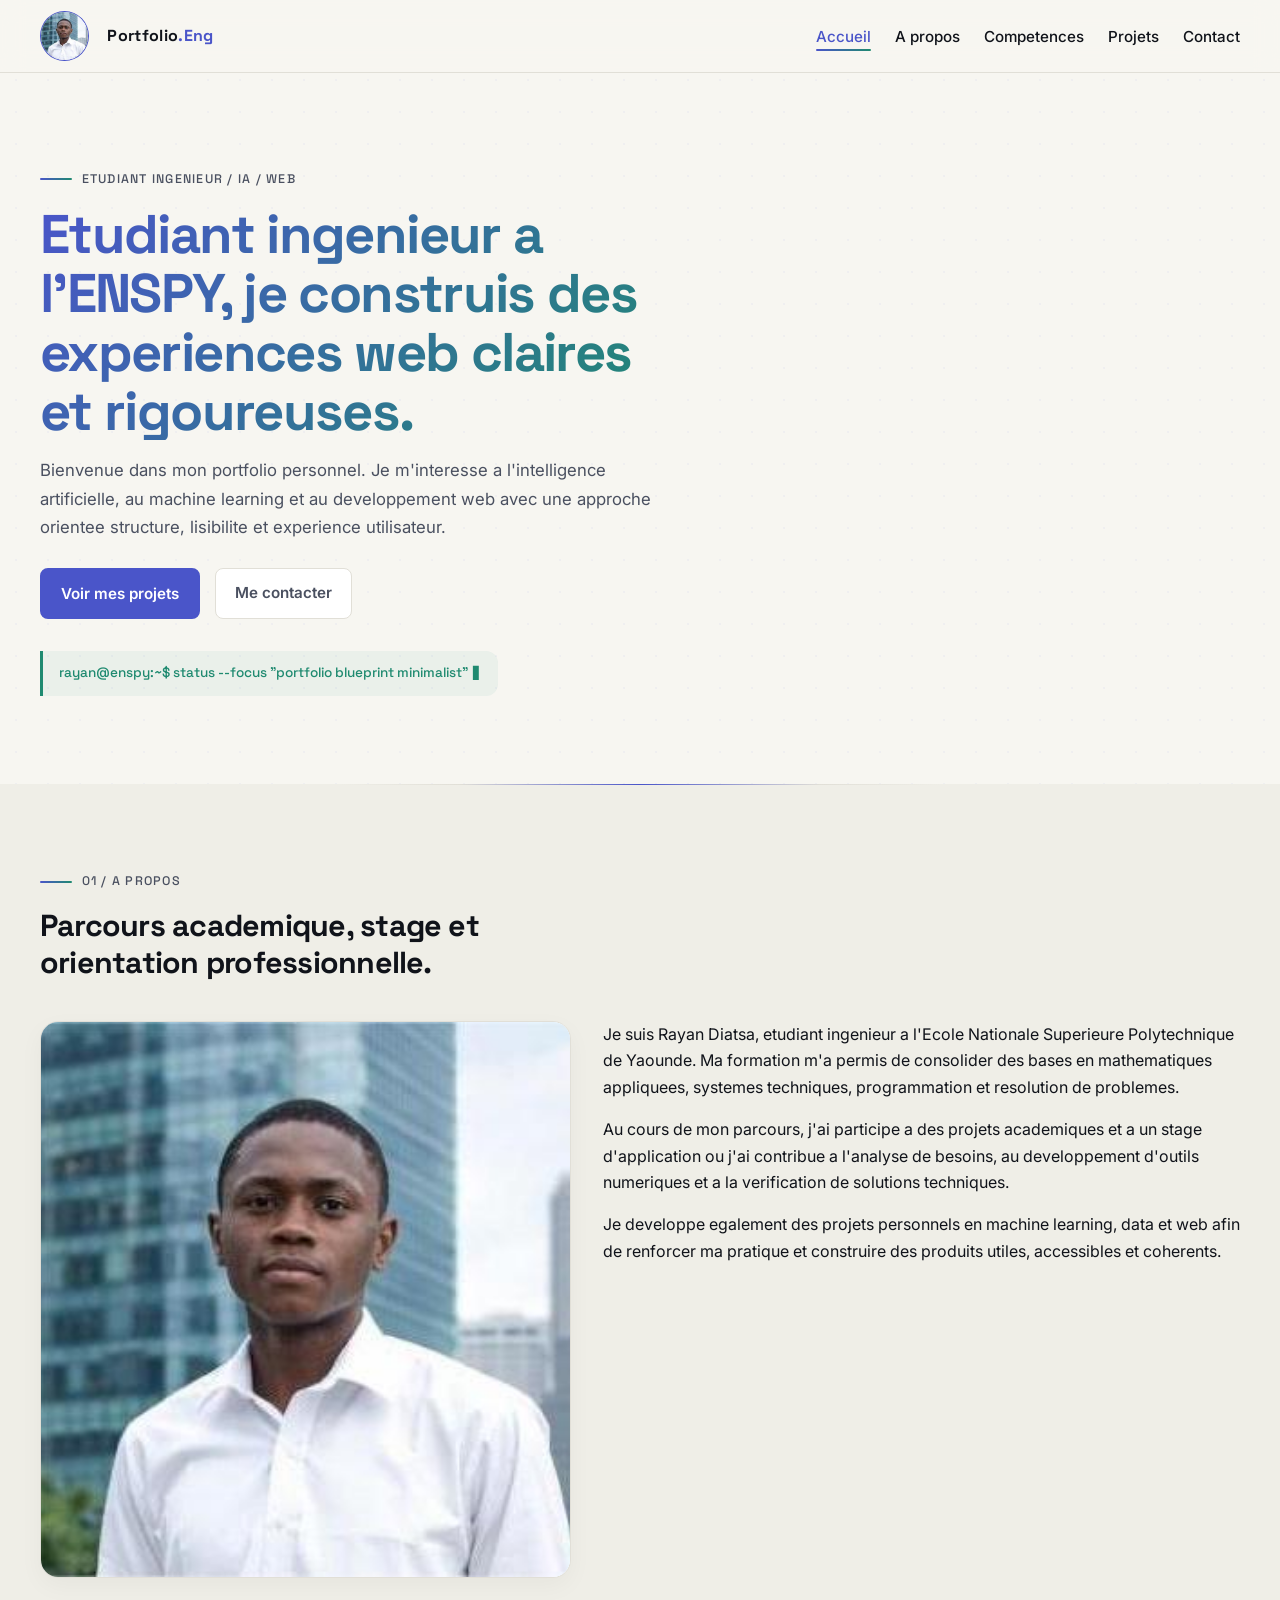
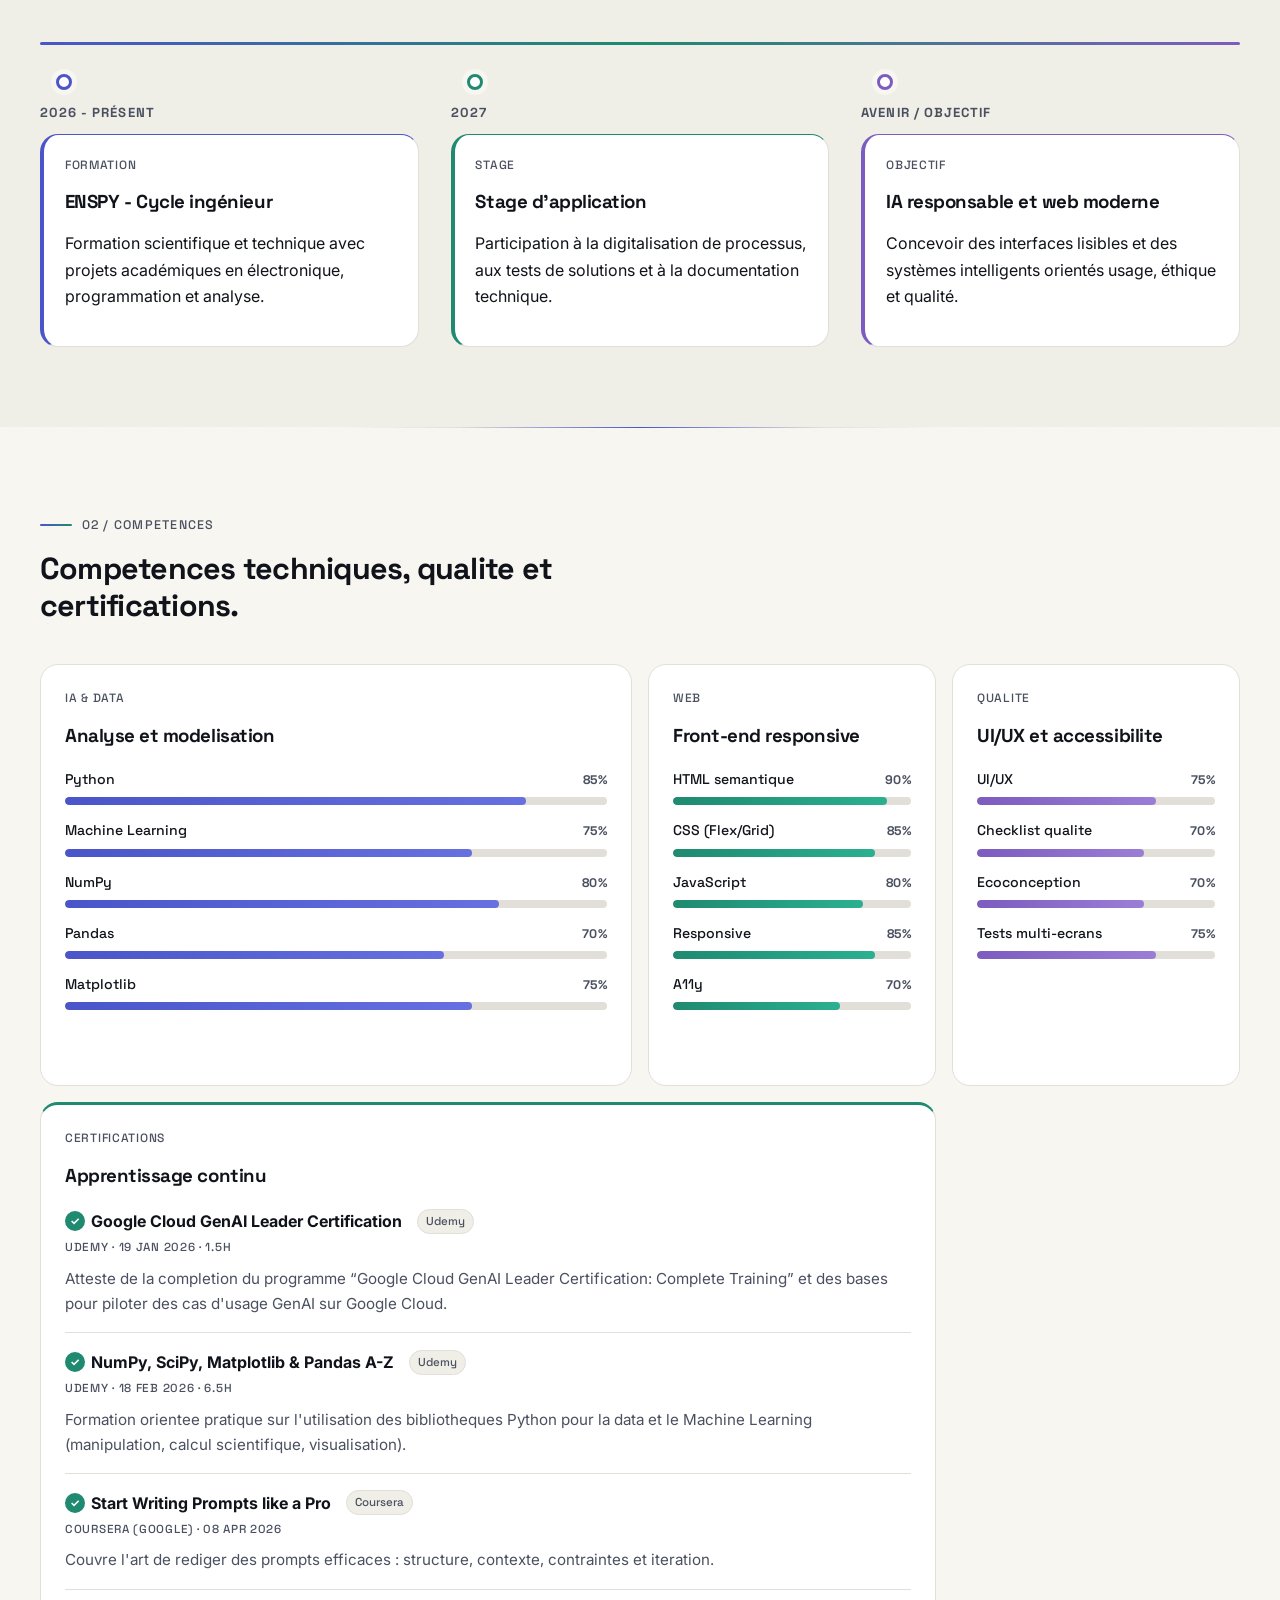
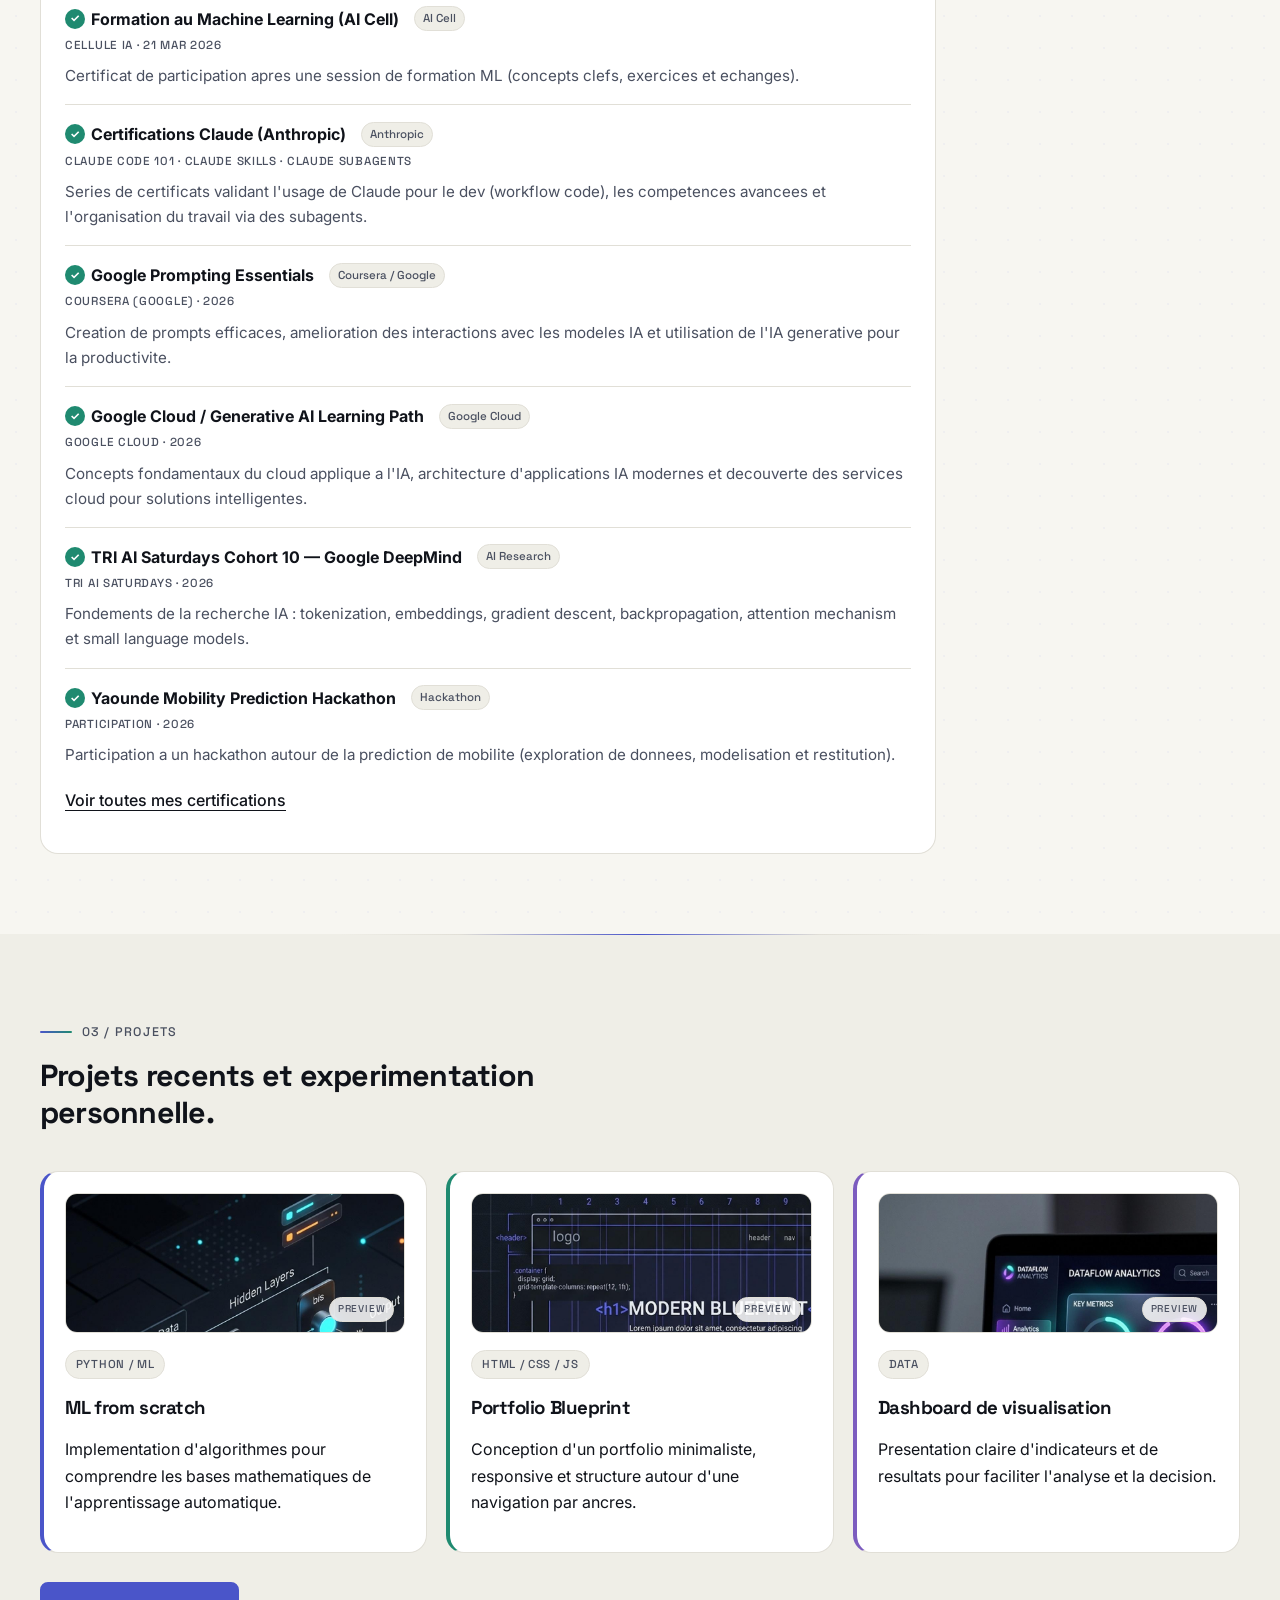
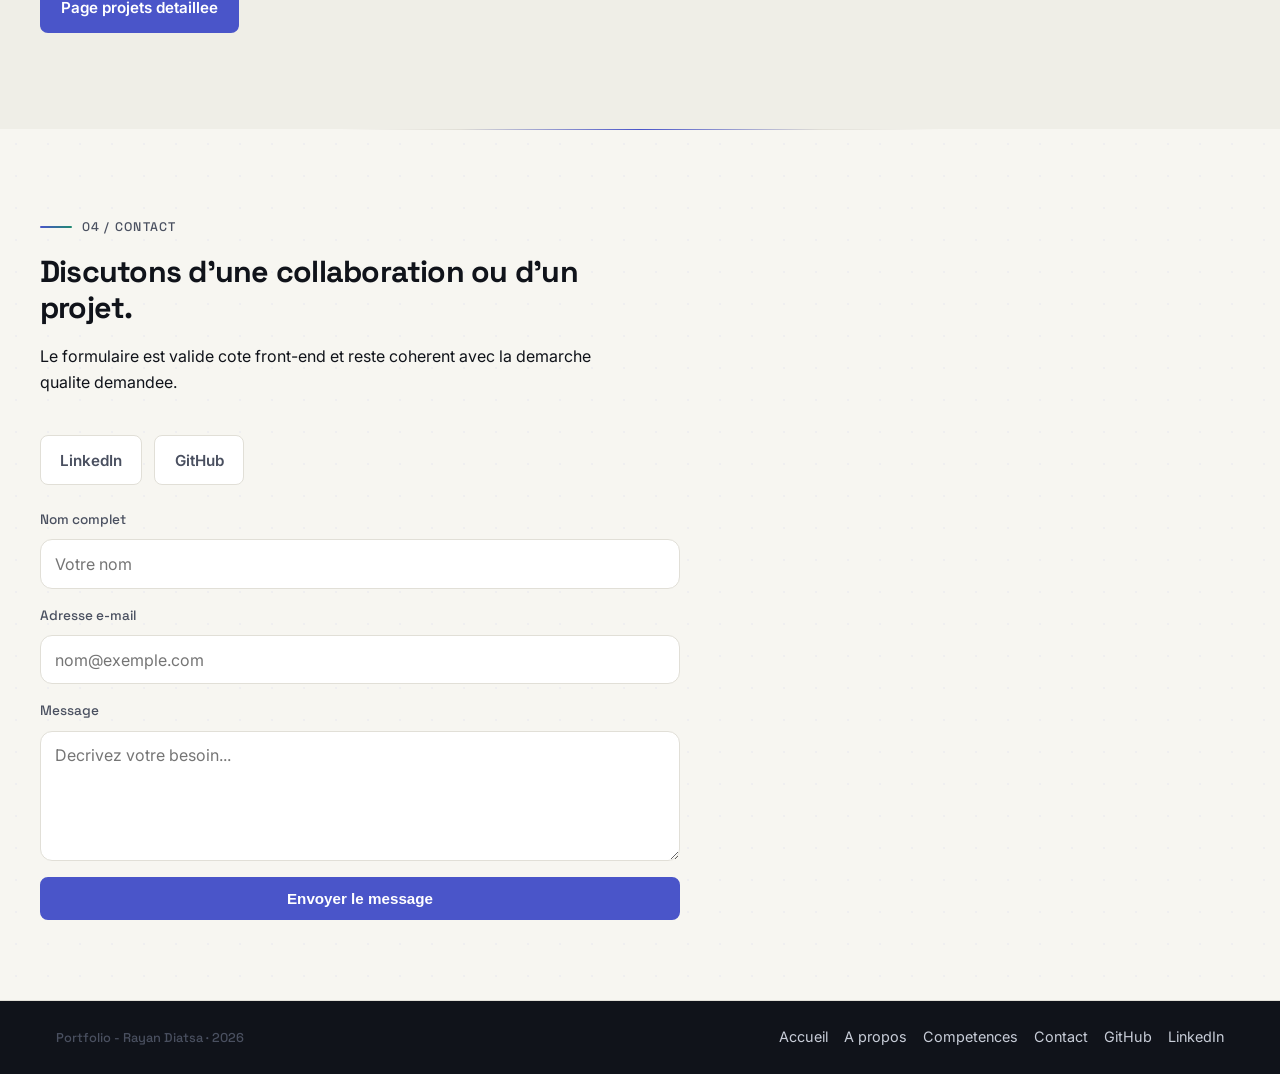
<file: site/index.html>
<!DOCTYPE html>
<html lang="fr">
<head>
  <meta charset="UTF-8">
  <meta name="viewport" content="width=device-width, initial-scale=1.0">
  <title>Rayan Diatsa | Portfolio Blueprint</title>
  <meta name="description" content="Portfolio personnel de Rayan Diatsa, etudiant ingenieur, realise dans un style Blueprint Minimalist avec sections accessibles par ancres.">
  <link rel="preconnect" href="https://fonts.googleapis.com">
  <link rel="preconnect" href="https://fonts.gstatic.com" crossorigin>
  <link href="https://fonts.googleapis.com/css2?family=Inter:wght@400;500;600;700&family=Space+Grotesk:wght@500;700&display=swap" rel="stylesheet">
  <link rel="stylesheet" href="css/style.css">
</head>
<body>
  <a class="skip-link" href="#accueil">Aller au contenu</a>
  <header class="site-header">
    <nav class="nav container" aria-label="Navigation principale">
      <div class = "photo_name">
      <img src="./assets/images/photo_cv_Crop.jpg" alt="Photo_cv" class = "photo1">
      <a href="#accueil" class="logo">Portfolio<span>.Eng</span></a>
      </div>
      <button class="nav-toggle" id="navToggle" aria-expanded="false" aria-controls="navLinks" aria-label="Ouvrir le menu">
        <span aria-hidden="true">☰</span>
      </button>
      <ul class="nav-links" id="navLinks">
        <li><a href="#accueil" class="active">Accueil</a></li>
        <li><a href="#apropos">A propos</a></li>
        <li><a href="#competences">Competences</a></li>
        <li><a href="#projets">Projets</a></li>
        <li><a href="#contact">Contact</a></li>
      </ul>
    </nav>
  </header>

  <main>
    <section class="hero container" id="accueil">
      <p class="eyebrow">ETUDIANT INGENIEUR / IA / WEB</p>
      <h1>Etudiant ingenieur a l'ENSPY, je construis des experiences web claires et rigoureuses.</h1>
      <p class="lead">
        Bienvenue dans mon portfolio personnel. Je m'interesse a l'intelligence artificielle,
        au machine learning et au developpement web avec une approche orientee structure,
        lisibilite et experience utilisateur.
      </p>
      <div class="hero-cta">
        <a href="#projets" class="btn btn-primary">Voir mes projets</a>
        <a href="#contact" class="btn btn-secondary">Me contacter</a>
      </div>
      <p class="terminal-note">rayan@enspy:~$ status --focus "portfolio blueprint minimalist"</p>
    </section>

    <section class="section section-alt" id="apropos">
      <div class="container">
        <div class="section-head">
          <p class="eyebrow">01 / A PROPOS</p>
          <h2>Parcours academique, stage et orientation professionnelle.</h2>
        </div>
        <div class="split-grid">
          <div class="about-image-wrapper">
            <img src="assets/images/photo_cv_Crop.jpg" alt="Rayan Diatsa" class="about-image">
          </div>
          <div class="stack-text">
            <p>
              Je suis Rayan Diatsa, etudiant ingenieur a l'Ecole Nationale Superieure
              Polytechnique de Yaounde. Ma formation m'a permis de consolider des bases en
              mathematiques appliquees, systemes techniques, programmation et resolution de problemes.
            </p>
            <p>
              Au cours de mon parcours, j'ai participe a des projets academiques et a un stage
              d'application ou j'ai contribue a l'analyse de besoins, au developpement d'outils
              numeriques et a la verification de solutions techniques.
            </p>
            <p>
              Je developpe egalement des projets personnels en machine learning, data et web afin
              de renforcer ma pratique et construire des produits utiles, accessibles et coherents.
            </p>
          </div>
        </div>
        <div class="timeline" aria-label="Mon parcours">
          <div class="timeline-line"></div>
          
          <div class="timeline-item" data-reveal>
            <div class="timeline-dot timeline-dot--indigo"></div>
            <div class="timeline-date">2026 - PRÉSENT</div>
            <article class="timeline-card card" data-accent="indigo">
              <p class="card-label">FORMATION</p>
              <h3>ENSPY - Cycle ingénieur</h3>
              <p>Formation scientifique et technique avec projets académiques en électronique, programmation et analyse.</p>
            </article>
          </div>

          <div class="timeline-item" data-reveal>
            <div class="timeline-dot timeline-dot--teal"></div>
            <div class="timeline-date">2027</div>
            <article class="timeline-card card" data-accent="teal">
              <p class="card-label">STAGE</p>
              <h3>Stage d'application</h3>
              <p>Participation à la digitalisation de processus, aux tests de solutions et à la documentation technique.</p>
            </article>
          </div>

          <div class="timeline-item" data-reveal>
            <div class="timeline-dot timeline-dot--violet"></div>
            <div class="timeline-date">AVENIR / OBJECTIF</div>
            <article class="timeline-card card" data-accent="violet">
              <p class="card-label">OBJECTIF</p>
              <h3>IA responsable et web moderne</h3>
              <p>Concevoir des interfaces lisibles et des systèmes intelligents orientés usage, éthique et qualité.</p>
            </article>
          </div>
        </div>
      </div>
    </section>

    <section class="section container" id="competences">
      <div class="section-head">
        <p class="eyebrow">02 / COMPETENCES</p>
        <h2>Competences techniques, qualite et certifications.</h2>
      </div>
      <div class="bento-grid">
        <article class="bento-card bento-card--medium">
          <p class="card-label">IA &amp; DATA</p>
          <h3>Analyse et modelisation</h3>
          <div class="skills-bars" aria-label="Competences IA et Data">
            <div class="skill-bar" data-reveal>
              <div class="skill-bar__header"><span class="skill-bar__name">Python</span><span class="skill-bar__pct">85%</span></div>
              <div class="skill-bar__track"><div class="skill-bar__fill skill-bar__fill--indigo" style="--pct:85%"></div></div>
            </div>
            <div class="skill-bar" data-reveal>
              <div class="skill-bar__header"><span class="skill-bar__name">Machine Learning</span><span class="skill-bar__pct">75%</span></div>
              <div class="skill-bar__track"><div class="skill-bar__fill skill-bar__fill--indigo" style="--pct:75%"></div></div>
            </div>
            <div class="skill-bar" data-reveal>
              <div class="skill-bar__header"><span class="skill-bar__name">NumPy</span><span class="skill-bar__pct">80%</span></div>
              <div class="skill-bar__track"><div class="skill-bar__fill skill-bar__fill--indigo" style="--pct:80%"></div></div>
            </div>
            <div class="skill-bar" data-reveal>
              <div class="skill-bar__header"><span class="skill-bar__name">Pandas</span><span class="skill-bar__pct">70%</span></div>
              <div class="skill-bar__track"><div class="skill-bar__fill skill-bar__fill--indigo" style="--pct:70%"></div></div>
            </div>
            <div class="skill-bar" data-reveal>
              <div class="skill-bar__header"><span class="skill-bar__name">Matplotlib</span><span class="skill-bar__pct">75%</span></div>
              <div class="skill-bar__track"><div class="skill-bar__fill skill-bar__fill--indigo" style="--pct:75%"></div></div>
            </div>
            <div class="skill-bar" data-reveal>
              <div class="skill-bar__header"><span class="skill-bar__name">SciPy</span><span class="skill-bar__pct">65%</span></div>
              <div class="skill-bar__track"><div class="skill-bar__fill skill-bar__fill--indigo" style="--pct:65%"></div></div>
            </div>
          </div>
        </article>
        <article class="bento-card bento-card--small">
          <p class="card-label">WEB</p>
          <h3>Front-end responsive</h3>
          <div class="skills-bars" aria-label="Competences Web">
            <div class="skill-bar" data-reveal>
              <div class="skill-bar__header"><span class="skill-bar__name">HTML semantique</span><span class="skill-bar__pct">90%</span></div>
              <div class="skill-bar__track"><div class="skill-bar__fill skill-bar__fill--teal" style="--pct:90%"></div></div>
            </div>
            <div class="skill-bar" data-reveal>
              <div class="skill-bar__header"><span class="skill-bar__name">CSS (Flex/Grid)</span><span class="skill-bar__pct">85%</span></div>
              <div class="skill-bar__track"><div class="skill-bar__fill skill-bar__fill--teal" style="--pct:85%"></div></div>
            </div>
            <div class="skill-bar" data-reveal>
              <div class="skill-bar__header"><span class="skill-bar__name">JavaScript</span><span class="skill-bar__pct">80%</span></div>
              <div class="skill-bar__track"><div class="skill-bar__fill skill-bar__fill--teal" style="--pct:80%"></div></div>
            </div>
            <div class="skill-bar" data-reveal>
              <div class="skill-bar__header"><span class="skill-bar__name">Responsive</span><span class="skill-bar__pct">85%</span></div>
              <div class="skill-bar__track"><div class="skill-bar__fill skill-bar__fill--teal" style="--pct:85%"></div></div>
            </div>
            <div class="skill-bar" data-reveal>
              <div class="skill-bar__header"><span class="skill-bar__name">A11y</span><span class="skill-bar__pct">70%</span></div>
              <div class="skill-bar__track"><div class="skill-bar__fill skill-bar__fill--teal" style="--pct:70%"></div></div>
            </div>
          </div>
        </article>
        <article class="bento-card bento-card--small">
          <p class="card-label">QUALITE</p>
          <h3>UI/UX et accessibilite</h3>
          <div class="skills-bars" aria-label="Competences qualite">
            <div class="skill-bar" data-reveal>
              <div class="skill-bar__header"><span class="skill-bar__name">UI/UX</span><span class="skill-bar__pct">75%</span></div>
              <div class="skill-bar__track"><div class="skill-bar__fill skill-bar__fill--violet" style="--pct:75%"></div></div>
            </div>
            <div class="skill-bar" data-reveal>
              <div class="skill-bar__header"><span class="skill-bar__name">Checklist qualite</span><span class="skill-bar__pct">70%</span></div>
              <div class="skill-bar__track"><div class="skill-bar__fill skill-bar__fill--violet" style="--pct:70%"></div></div>
            </div>
            <div class="skill-bar" data-reveal>
              <div class="skill-bar__header"><span class="skill-bar__name">Ecoconception</span><span class="skill-bar__pct">70%</span></div>
              <div class="skill-bar__track"><div class="skill-bar__fill skill-bar__fill--violet" style="--pct:70%"></div></div>
            </div>
            <div class="skill-bar" data-reveal>
              <div class="skill-bar__header"><span class="skill-bar__name">Tests multi-ecrans</span><span class="skill-bar__pct">75%</span></div>
              <div class="skill-bar__track"><div class="skill-bar__fill skill-bar__fill--violet" style="--pct:75%"></div></div>
            </div>
          </div>
        </article>
        <article class="bento-card bento-card--large">
          <p class="card-label">CERTIFICATIONS</p>
          <h3>Apprentissage continu</h3>
          <div class="cert-list">
            <article class="cert-item">
              <p class="cert-title">Google Cloud GenAI Leader Certification <span class="bento-card__tag">Udemy</span></p>
              <p class="cert-meta">Udemy · 19 Jan 2026 · 1.5h</p>
              <p class="cert-desc">
                Atteste de la completion du programme “Google Cloud GenAI Leader Certification: Complete Training”
                et des bases pour piloter des cas d'usage GenAI sur Google Cloud.
              </p>
            </article>
            <article class="cert-item">
              <p class="cert-title"><a href="assets/certifications/Certification Numpy UDEMY.jpg" target="_blank" rel="noopener noreferrer">NumPy, SciPy, Matplotlib &amp; Pandas A-Z</a> <span class="bento-card__tag">Udemy</span></p>
              <p class="cert-meta">Udemy · 18 Feb 2026 · 6.5h</p>
              <p class="cert-desc">
                Formation orientee pratique sur l'utilisation des bibliotheques Python pour la data et
                le Machine Learning (manipulation, calcul scientifique, visualisation).
              </p>
            </article>
            <article class="cert-item">
              <p class="cert-title"><a href="assets/certifications/Coursera prompt_like_A_pro.pdf" target="_blank" rel="noopener noreferrer">Start Writing Prompts like a Pro</a> <span class="bento-card__tag">Coursera</span></p>
              <p class="cert-meta">Coursera (Google) · 08 Apr 2026</p>
              <p class="cert-desc">
                Couvre l'art de rediger des prompts efficaces : structure, contexte, contraintes et iteration.
              </p>
            </article>
            <article class="cert-item">
              <p class="cert-title"><a href="assets/certifications/Copy of Certif ML TRAINING Session.pdf" target="_blank" rel="noopener noreferrer">Formation au Machine Learning (AI Cell)</a> <span class="bento-card__tag">AI Cell</span></p>
              <p class="cert-meta">Cellule IA · 21 Mar 2026</p>
              <p class="cert-desc">
                Certificat de participation apres une session de formation ML (concepts clefs, exercices et echanges).
              </p>
            </article>
            <article class="cert-item">
              <p class="cert-title"><a href="assets/certifications/Certif Claude Code 101.pdf" target="_blank" rel="noopener noreferrer">Certifications Claude (Anthropic)</a> <span class="bento-card__tag">Anthropic</span></p>
              <p class="cert-meta">Claude Code 101 · Claude Skills · Claude SubAgents</p>
              <p class="cert-desc">
                Series de certificats validant l'usage de Claude pour le dev (workflow code),
                les competences avancees et l'organisation du travail via des subagents.
              </p>
            </article>
            <article class="cert-item">
              <p class="cert-title">Google Prompting Essentials <span class="bento-card__tag">Coursera / Google</span></p>
              <p class="cert-meta">Coursera (Google) · 2026</p>
              <p class="cert-desc">
                Creation de prompts efficaces, amelioration des interactions avec les modeles IA
                et utilisation de l'IA generative pour la productivite.
              </p>
            </article>
            <article class="cert-item">
              <p class="cert-title">Google Cloud / Generative AI Learning Path <span class="bento-card__tag">Google Cloud</span></p>
              <p class="cert-meta">Google Cloud · 2026</p>
              <p class="cert-desc">
                Concepts fondamentaux du cloud applique a l'IA, architecture d'applications IA modernes
                et decouverte des services cloud pour solutions intelligentes.
              </p>
            </article>
            <article class="cert-item">
              <p class="cert-title">TRI AI Saturdays Cohort 10 — Google DeepMind <span class="bento-card__tag">AI Research</span></p>
              <p class="cert-meta">TRI AI Saturdays · 2026</p>
              <p class="cert-desc">
                Fondements de la recherche IA : tokenization, embeddings, gradient descent,
                backpropagation, attention mechanism et small language models.
              </p>
            </article>
            <article class="cert-item">
              <p class="cert-title">Yaounde Mobility Prediction Hackathon <span class="bento-card__tag">Hackathon</span></p>
              <p class="cert-meta">Participation · 2026</p>
              <p class="cert-desc">
                Participation a un hackathon autour de la prediction de mobilite (exploration de donnees, modelisation et restitution).
              </p>
            </article>
          </div>
          <p class="cert-more">
            <a class="text-link" href="https://drive.google.com/drive/folders/1kORgFqbQaflCOUhAYkX9rMkRKST3f94J" target="_blank" rel="noreferrer">
              Voir toutes mes certifications
            </a>
          </p>
        </article>
      </div>
    </section>

    <section class="section section-alt" id="projets">
      <div class="container">
        <div class="section-head">
          <p class="eyebrow">03 / PROJETS</p>
          <h2>Projets recents et experimentation personnelle.</h2>
        </div>
        <div class="cards-grid three-cols">
          <article class="card project-card" data-accent="indigo" data-reveal>
            <div class="wireframe-thumb" aria-hidden="true">
              <img src="assets/images/ml_from_scratch.jpg" alt="Algorithmes de ML from scratch" class="project-card__img">
            </div>
            <p class="card-label">PYTHON / ML</p>
            <h3>ML from scratch</h3>
            <p>Implementation d'algorithmes pour comprendre les bases mathematiques de l'apprentissage automatique.</p>
          </article>
          <article class="card project-card" data-accent="teal" data-reveal>
            <div class="wireframe-thumb" aria-hidden="true">
              <img src="assets/images/portfolio_blueprint.jpg" alt="Conception du portfolio Blueprint" class="project-card__img">
            </div>
            <p class="card-label">HTML / CSS / JS</p>
            <h3>Portfolio Blueprint</h3>
            <p>Conception d'un portfolio minimaliste, responsive et structure autour d'une navigation par ancres.</p>
          </article>
          <article class="card project-card" data-accent="violet" data-reveal>
            <div class="wireframe-thumb" aria-hidden="true">
              <img src="assets/images/dashboard_visualisation.jpg" alt="Dashboard de visualisation de données" class="project-card__img">
            </div>
            <p class="card-label">DATA</p>
            <h3>Dashboard de visualisation</h3>
            <p>Presentation claire d'indicateurs et de resultats pour faciliter l'analyse et la decision.</p>
          </article>
        </div>
        <p class="section-cta">
          <a href="projects.html" class="btn btn-primary">Page projets detaillee</a>
        </p>
      </div>
    </section>

    <section class="section container" id="contact">
      <div class="section-head">
        <p class="eyebrow">04 / CONTACT</p>
        <h2>Discutons d'une collaboration ou d'un projet.</h2>
        <p>Le formulaire est valide cote front-end et reste coherent avec la demarche qualite demandee.</p>
      </div>
      <div class="contact-links">
        <a class="btn btn-secondary" href="https://www.linkedin.com/in/rayan-diatsa-0a539734a" target="_blank" rel="noreferrer">LinkedIn</a>
        <a class="btn btn-secondary" href="https://github.com/RayanCoder681/" target="_blank" rel="noreferrer">GitHub</a>
      </div>
      <form class="contact-form" id="contactForm" novalidate>
        <div class="form-group" id="fieldNom">
          <label class="form-label" for="nom">Nom complet</label>
          <input class="form-input" type="text" id="nom" name="nom" autocomplete="name" placeholder="Votre nom" required>
          <p class="error">Merci d'indiquer votre nom.</p>
        </div>
        <div class="form-group" id="fieldEmail">
          <label class="form-label" for="email">Adresse e-mail</label>
          <input class="form-input" type="email" id="email" name="email" autocomplete="email" placeholder="nom@exemple.com" required>
          <p class="error">Merci d'indiquer une adresse e-mail valide.</p>
        </div>
        <div class="form-group" id="fieldMessage">
          <label class="form-label" for="message">Message</label>
          <textarea class="form-textarea" id="message" name="message" placeholder="Decrivez votre besoin..." required></textarea>
          <p class="error">Merci de saisir un message d'au moins 10 caracteres.</p>
        </div>
        <button type="submit" class="btn btn-primary">Envoyer le message</button>
        <p class="form-feedback" id="formFeedback" role="status" aria-live="polite"></p>
      </form>
    </section>
  </main>

  <footer class="footer">
    <div class="footer__container">
      <p class="footer__text">Portfolio - Rayan Diatsa · 2026</p>
      <div class="footer-links" aria-label="Liens rapides">
        <a href="#accueil">Accueil</a>
        <a href="#apropos">A propos</a>
        <a href="#competences">Competences</a>
        <a href="#contact">Contact</a>
        <a href="https://github.com/RayanCoder681/" target="_blank" rel="noreferrer">GitHub</a>
        <a href="https://www.linkedin.com/in/rayan-diatsa-0a539734a" target="_blank" rel="noreferrer">LinkedIn</a>
      </div>
    </div>
  </footer>

  <script src="js/app.js" defer></script>
</body>
</html>
</file>
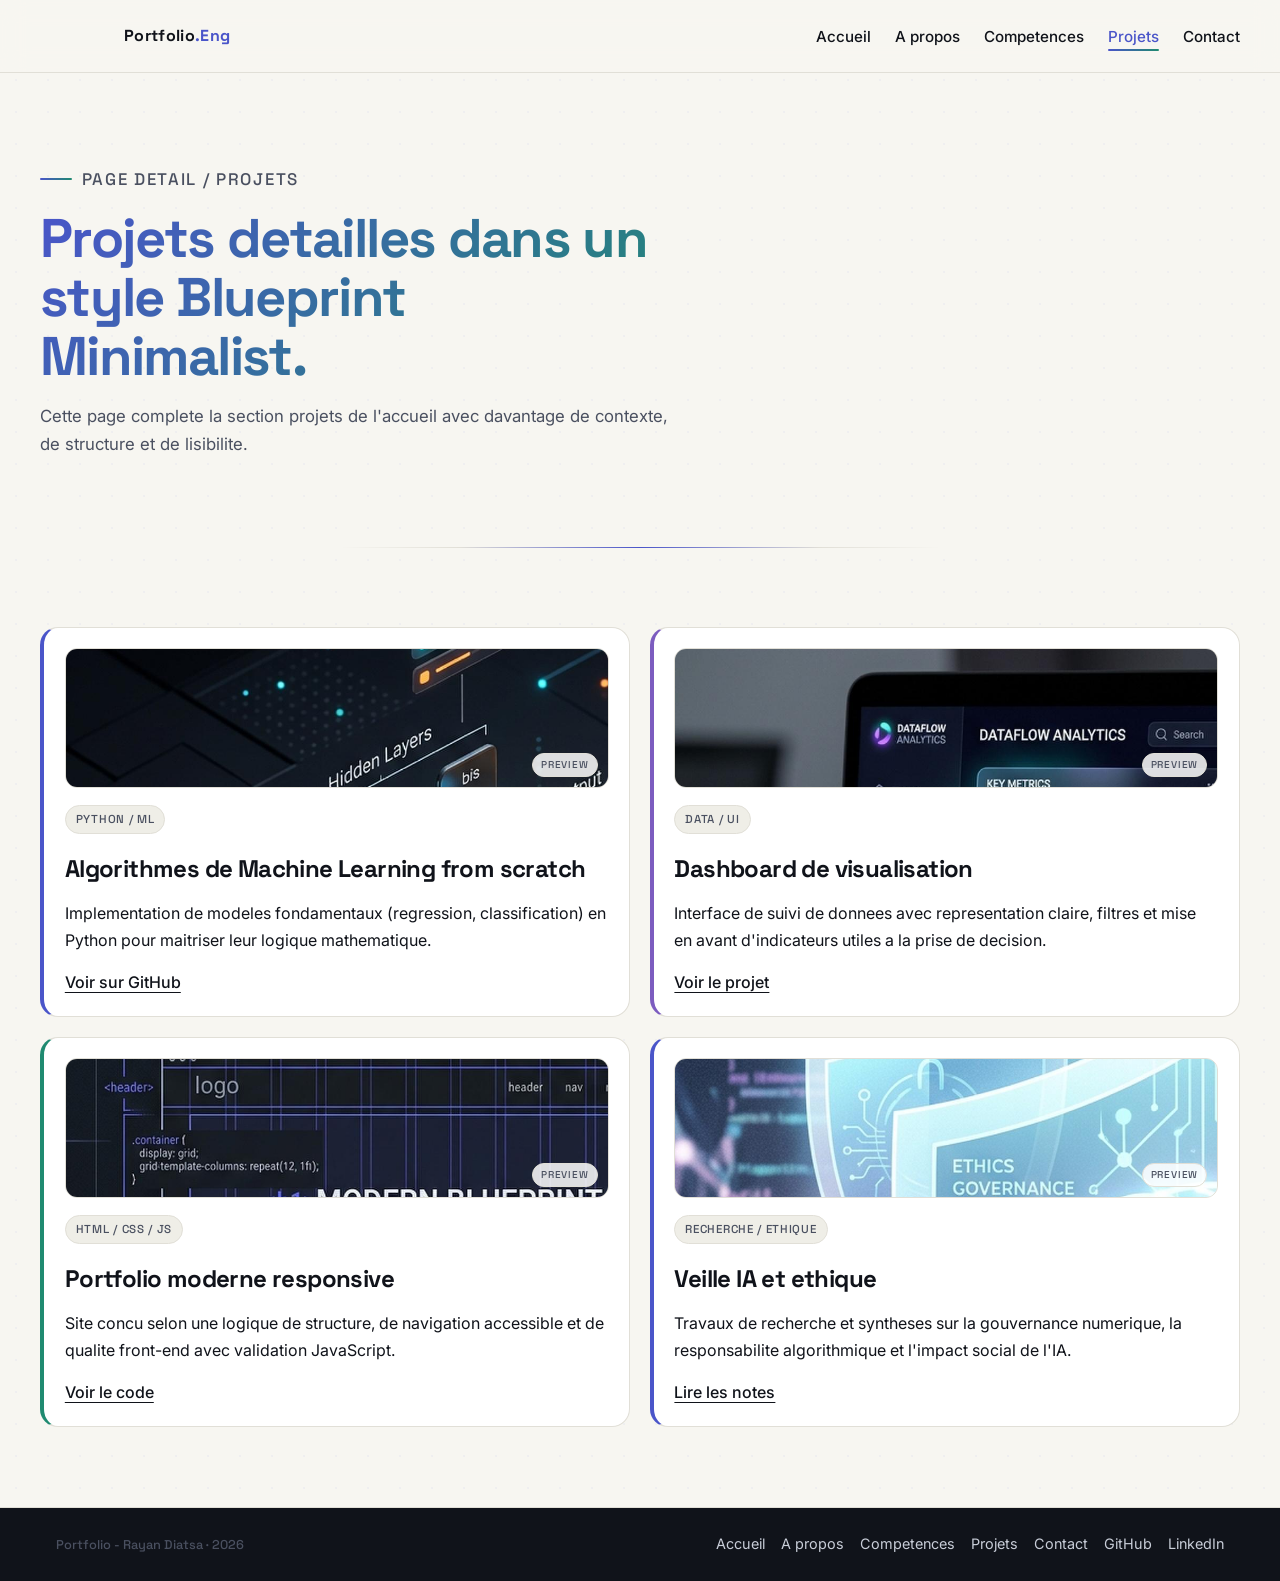
<file: site/projects.html>
<!DOCTYPE html>
<html lang="fr">
<head>
  <meta charset="UTF-8">
  <meta name="viewport" content="width=device-width, initial-scale=1.0">
  <title>Projets | Portfolio Blueprint</title>
  <meta name="description" content="Page projets detaillee du portfolio Blueprint Minimalist de Rayan Diatsa.">
  <link rel="preconnect" href="https://fonts.googleapis.com">
  <link rel="preconnect" href="https://fonts.gstatic.com" crossorigin>
  <link href="https://fonts.googleapis.com/css2?family=Inter:wght@400;500;600;700&family=Space+Grotesk:wght@500;700&display=swap" rel="stylesheet">
  <link rel="stylesheet" href="css/style.css">
</head>
<body>
  <a class="skip-link" href="#contenu">Aller au contenu</a>
  <header class="site-header">
    <nav class="nav container" aria-label="Navigation principale">
      <a href="index.html#accueil" class="logo">Portfolio<span>.Eng</span></a>
      <button class="nav-toggle" id="navToggle" aria-expanded="false" aria-controls="navLinks" aria-label="Ouvrir le menu">
        <span aria-hidden="true">☰</span>
      </button>
      <ul class="nav-links" id="navLinks">
        <li><a href="index.html#accueil">Accueil</a></li>
        <li><a href="index.html#apropos">A propos</a></li>
        <li><a href="index.html#competences">Competences</a></li>
        <li><a href="projects.html" class="active">Projets</a></li>
        <li><a href="index.html#contact">Contact</a></li>
      </ul>
    </nav>
  </header>

  <main id="contenu">
    <section class="page-hero container">
      <p class="eyebrow">PAGE DETAIL / PROJETS</p>
      <h1>Projets detailles dans un style Blueprint Minimalist.</h1>
      <p>
        Cette page complete la section projets de l'accueil avec davantage de contexte, de
        structure et de lisibilite.
      </p>
    </section>

    <section class="section container">
      <div class="cards-grid two-cols">
        <article class="card project-card" data-accent="indigo" data-reveal>
          <div class="wireframe-thumb" aria-hidden="true">
            <img src="assets/images/ml_from_scratch.jpg" alt="Algorithmes de ML from scratch" class="project-card__img">
          </div>
          <p class="card-label">PYTHON / ML</p>
          <h2>Algorithmes de Machine Learning from scratch</h2>
          <p>
            Implementation de modeles fondamentaux (regression, classification) en Python pour
            maitriser leur logique mathematique.
          </p>
          <a href="https://github.com/RayanCoder681/" class="text-link">Voir sur GitHub</a>
        </article>
        <article class="card project-card" data-accent="violet" data-reveal>
          <div class="wireframe-thumb" aria-hidden="true">
            <img src="assets/images/dashboard_visualisation.jpg" alt="Dashboard de visualisation" class="project-card__img">
          </div>
          <p class="card-label">DATA / UI</p>
          <h2>Dashboard de visualisation</h2>
          <p>
            Interface de suivi de donnees avec representation claire, filtres et mise en avant
            d'indicateurs utiles a la prise de decision.
          </p>
          <a href="#" class="text-link">Voir le projet</a>
        </article>
        <article class="card project-card" data-accent="teal" data-reveal>
          <div class="wireframe-thumb" aria-hidden="true">
            <img src="assets/images/portfolio_blueprint.jpg" alt="Portfolio moderne responsive" class="project-card__img">
          </div>
          <p class="card-label">HTML / CSS / JS</p>
          <h2>Portfolio moderne responsive</h2>
          <p>
            Site concu selon une logique de structure, de navigation accessible et de qualite
            front-end avec validation JavaScript.
          </p>
          <a href="#" class="text-link">Voir le code</a>
        </article>
        <article class="card project-card" data-accent="indigo" data-reveal>
          <div class="wireframe-thumb" aria-hidden="true">
            <img src="assets/images/veille_ia_ethique.jpg" alt="Veille IA et éthique" class="project-card__img">
          </div>
          <p class="card-label">RECHERCHE / ETHIQUE</p>
          <h2>Veille IA et ethique</h2>
          <p>
            Travaux de recherche et syntheses sur la gouvernance numerique, la responsabilite
            algorithmique et l'impact social de l'IA.
          </p>
          <a href="#" class="text-link">Lire les notes</a>
        </article>
      </div>
    </section>
  </main>

  <footer class="footer">
    <div class="footer__container">
      <p class="footer__text">Portfolio - Rayan Diatsa · 2026</p>
      <div class="footer-links" aria-label="Liens rapides">
        <a href="index.html#accueil">Accueil</a>
        <a href="index.html#apropos">A propos</a>
        <a href="index.html#competences">Competences</a>
        <a href="projects.html">Projets</a>
        <a href="index.html#contact">Contact</a>
        <a href="https://github.com/RayanCoder681/" target="_blank" rel="noreferrer">GitHub</a>
        <a href="https://www.linkedin.com/in/rayan-diatsa-0a539734a" target="_blank" rel="noreferrer">LinkedIn</a>
      </div>
    </div>
  </footer>

  <script src="js/app.js" defer></script>
</body>
</html>
</file>
<file: site/css/style.css>
/* ====================================================
   PORTFOLIO — Rayan Diatsa · ENSPY
   Palette : papier / indigo / teal
   Typo   : Space Grotesk (titres) + Inter (texte)
   ==================================================== */

:root {
  /* ─── Palette ─── */
  --background: #f7f6f1;
  --surface: #ffffff;
  --surface-alt: #efeee7;
  --surface-alt-2: #f7f6f1;

  --text: #10131a;
  --text-soft: #4a5060;

  --border: #e1dfd7;
  --border-strong: #10131a;

  --primary: #4a55c9;
  --primary-hover: #363f9e;
  --on-primary: #ffffff;
  --indigo-glow: rgba(74, 85, 201, 0.18);

  --teal: #1f8a70;
  --teal-light: #2ab090;
  --teal-glow: rgba(31, 138, 112, 0.15);

  --violet: #7c5cbf;

  --error: #ba1a1a;
  --success: var(--teal);

  /* ─── Glass ─── */
  --glass-bg: rgba(255, 255, 255, 0.6);
  --glass-border: rgba(225, 223, 215, 0.8);

  /* ─── Layout ─── */
  --container: 1200px;

  /* ─── Spacing ─── */
  --space-xs: 8px;
  --space-sm: 16px;
  --space-md: 24px;
  --space-lg: 40px;

  /* ─── Radii ─── */
  --radius-sm: 12px;
  --radius-md: 18px;
  --radius-pill: 999px;

  /* ─── Aliases ─── */
  --accent-color: var(--primary);
  --error-color: var(--error);
  --text-primary: var(--text);
  --text-muted: var(--text-soft);
  --border-default: var(--border);
}

/* ====================================================
   RESET & BASE
   ==================================================== */

*, *::before, *::after {
  box-sizing: border-box;
}

html {
  scroll-behavior: smooth;
}

body {
  margin: 0;
  font-family: "Inter", Arial, sans-serif;
  font-size: 1rem;
  color: var(--text);
  background: var(--background);
  line-height: 1.65;
  -webkit-font-smoothing: antialiased;
  -moz-osx-font-smoothing: grayscale;
  /* subtle dot-grid background */
  background-image:
    radial-gradient(circle, rgba(74, 85, 201, 0.045) 1px, transparent 1px);
  background-size: 32px 32px;
}

h1, h2, h3, p {
  margin: 0 0 1rem;
}

h1, h2, h3 {
  font-family: "Space Grotesk", "Inter", sans-serif;
  font-weight: 700;
  letter-spacing: -0.025em;
}

a {
  color: inherit;
}

ul {
  margin: 0;
  padding: 0;
}

img {
  max-width: 100%;
  height: auto;
}

/* ====================================================
   REDUCED MOTION
   ==================================================== */

@media (prefers-reduced-motion: reduce) {
  *, *::before, *::after {
    animation-duration: 0.01ms !important;
    animation-iteration-count: 1 !important;
    transition-duration: 0.01ms !important;
    scroll-behavior: auto !important;
  }
}

/* ====================================================
   FOCUS
   ==================================================== */

a:focus-visible,
button:focus-visible,
input:focus-visible,
textarea:focus-visible {
  outline: 2px solid var(--primary);
  outline-offset: 3px;
  border-radius: 4px;
}

/* ====================================================
   SKIP LINK
   ==================================================== */

.photo_name{
  display: flex;
  align-items: center;
}
.photo1{
  width:50px;
  height:50px;
  border:1px solid #4a55c9;
  border-radius: 50%;
  margin-right: 5%;
}
.skip-link {
  position: absolute;
  left: 12px;
  top: 12px;
  padding: 10px 14px;
  border: 2px solid var(--primary);
  background: var(--surface);
  text-decoration: none;
  font-weight: 600;
  border-radius: var(--radius-sm);
  transform: translateY(-200%);
  z-index: 100;
}

.skip-link:focus {
  transform: translateY(0);
}

/* ====================================================
   CONTAINER
   ==================================================== */

.container {
  width: min(var(--container), 100% - 2rem);
  margin-inline: auto;
}

/* ====================================================
   HEADER & NAV
   ==================================================== */

.site-header {
  position: sticky;
  top: 0;
  z-index: 20;
  background: rgba(247, 246, 241, 0.88);
  border-bottom: 1px solid var(--border);
  backdrop-filter: blur(12px);
  -webkit-backdrop-filter: blur(12px);
  border-radius: 0;
}

.nav {
  min-height: 72px;
  display: flex;
  align-items: center;
  justify-content: space-between;
  gap: 1rem;
}

.logo {
  text-decoration: none;
  font-family: "Space Grotesk", sans-serif;
  font-size: 1rem;
  font-weight: 700;
  letter-spacing: 0.02em;
  margin-left: 7%;
}

.logo span {
  color: var(--primary);
}

.nav-links {
  display: flex;
  align-items: center;
  gap: 1.5rem;
  list-style: none;
}

.nav-links a {
  text-decoration: none;
  position: relative;
  padding-bottom: 0.3rem;
  font-size: 0.95rem;
  font-weight: 500;
  transition: color 0.2s ease;
}

.nav-links a::after {
  content: "";
  position: absolute;
  left: 0;
  bottom: 0;
  width: 0;
  height: 2px;
  background: linear-gradient(90deg, var(--primary), var(--teal));
  transition: width 0.25s ease;
  border-radius: 2px;
}

.nav-links a:hover::after,
.nav-links a.active::after {
  width: 100%;
}

.nav-links a:hover,
.nav-links a.active {
  color: var(--primary);
}

.nav-toggle {
  display: none;
  border: 1px solid var(--border);
  background: var(--surface);
  color: var(--text);
  font-size: 1.1rem;
  padding: 0.45rem 0.65rem;
  cursor: pointer;
  border-radius: var(--radius-sm);
}

/* ====================================================
   HERO
   ==================================================== */

.hero,
.page-hero {
  padding: 5.5rem 0 4.5rem;
}

.hero h1,
.page-hero h1 {
  max-width: 18ch;
  font-size: clamp(2rem, 5vw, 3.4rem);
  line-height: 1.08;
  letter-spacing: -0.03em;
  /* Gradient text */
  background: linear-gradient(135deg, var(--primary) 0%, var(--teal) 100%);
  -webkit-background-clip: text;
  background-clip: text;
  -webkit-text-fill-color: transparent;
}

.lead,
.page-hero p {
  max-width: 58ch;
  color: var(--text-soft);
  font-size: 1.05rem;
  line-height: 1.7;
}

.eyebrow {
  font-family: "Space Grotesk", sans-serif;
  font-size: 0.78rem;
  font-weight: 500;
  letter-spacing: 0.1em;
  color: var(--text-soft);
  text-transform: uppercase;
  display: inline-flex;
  align-items: center;
  gap: 0.6rem;
}

.eyebrow::before {
  content: "";
  display: inline-block;
  width: 32px;
  height: 2px;
  background: linear-gradient(90deg, var(--primary), var(--teal));
  border-radius: 2px;
  animation: eyebrow-line 0.6s ease forwards;
}

@keyframes eyebrow-line {
  from { width: 0; }
  to   { width: 32px; }
}

.hero-cta {
  display: flex;
  flex-wrap: wrap;
  gap: 0.9rem;
  margin-top: 1.6rem;
}

/* ─── Terminal prompt ─── */

.terminal-note {
  margin-top: 2rem;
  font-family: "Space Grotesk", monospace;
  font-size: 0.85rem;
  color: var(--teal);
  background: rgba(31, 138, 112, 0.06);
  border-left: 3px solid var(--teal);
  padding: 0.7rem 1rem;
  border-radius: 0 var(--radius-sm) var(--radius-sm) 0;
  display: inline-flex;
  align-items: center;
  gap: 0.3rem;
}

.terminal-note::after {
  content: "▋";
  animation: blink-cursor 1s step-end infinite;
  color: var(--teal);
  font-size: 0.9em;
}

@keyframes blink-cursor {
  0%, 100% { opacity: 1; }
  50%      { opacity: 0; }
}

/* ====================================================
   SECTIONS
   ==================================================== */

.section {
  padding: 5rem 0;
  border-top: none;
  position: relative;
}

.section::before {
  content: "";
  position: absolute;
  top: 0;
  left: 50%;
  transform: translateX(-50%);
  width: min(80%, 600px);
  height: 1px;
  background: linear-gradient(
    90deg,
    transparent,
    var(--border) 20%,
    var(--primary) 50%,
    var(--border) 80%,
    transparent
  );
}

.section-alt {
  background: var(--surface-alt);
}

.section-head {
  max-width: 60ch;
  margin-bottom: 2.5rem;
}

.section-head h2 {
  font-size: clamp(1.4rem, 3vw, 1.9rem);
  line-height: 1.2;
}

/* ====================================================
   SPLIT GRID (À propos)
   ==================================================== */

.split-grid {
  display: grid;
  gap: 2rem;
  grid-template-columns: 1fr 1.2fr;
}

.stack-text p:last-child {
  margin-bottom: 0;
}

.about-image-wrapper {
  position: relative;
  min-height: 280px;
  border: 1px solid var(--border);
  border-radius: var(--radius-md);
  background-color: var(--surface);
  overflow: hidden;
  box-shadow: 0 8px 24px rgba(0, 0, 0, 0.04);
  aspect-ratio: 1 / 1.05;
  display: flex;
  align-items: center;
  justify-content: center;
}

.about-image {
  width: 100%;
  height: 100%;
  object-fit: cover;
  transition: transform 0.3s cubic-bezier(0.25, 0.46, 0.45, 0.94);
  display: block;
}

.about-image-wrapper:hover .about-image {
  transform: scale(1.05);
}

/* ====================================================
   TIMELINE (À propos)
   ==================================================== */

.timeline {
  position: relative;
  max-width: 750px;
  margin: 3.5rem auto 0;
  padding-left: 2.5rem;
}

.timeline-line {
  position: absolute;
  left: 8px;
  top: 10px;
  bottom: 10px;
  width: 3px;
  background: linear-gradient(to bottom, var(--primary) 0%, var(--teal) 50%, var(--violet) 100%);
  border-radius: 999px;
}

.timeline-item {
  position: relative;
  margin-bottom: 2.5rem;
}

.timeline-item:last-child {
  margin-bottom: 0;
}

.timeline-dot {
  position: absolute;
  left: calc(-2.5rem + 8px);
  top: 22px;
  transform: translate(-50%, -50%);
  width: 16px;
  height: 16px;
  border-radius: 50%;
  background: var(--surface);
  border: 3px solid var(--primary);
  z-index: 2;
  box-shadow: 0 0 0 5px var(--background);
  transition: transform 0.25s cubic-bezier(0.175, 0.885, 0.32, 1.275), background-color 0.2s ease;
}

.timeline-dot--indigo {
  border-color: var(--primary);
}

.timeline-dot--teal {
  border-color: var(--teal);
}

.timeline-dot--violet {
  border-color: var(--violet);
}

.timeline-item:hover .timeline-dot {
  transform: translate(-50%, -50%) scale(1.3);
  background: var(--primary);
}

.timeline-item:hover .timeline-dot--teal {
  background: var(--teal);
}

.timeline-item:hover .timeline-dot--violet {
  background: var(--violet);
}

.timeline-date {
  font-family: "Space Grotesk", sans-serif;
  font-size: 0.82rem;
  font-weight: 700;
  letter-spacing: 0.08em;
  color: var(--text-soft);
  margin-bottom: 0.6rem;
  text-transform: uppercase;
  display: inline-block;
}

.timeline-card {
  transition: transform 0.25s cubic-bezier(0.175, 0.885, 0.32, 1.275), border-color 0.25s ease, box-shadow 0.25s ease;
}

.timeline-card[data-accent="indigo"] {
  border-left: 4px solid var(--primary);
}

.timeline-card[data-accent="teal"] {
  border-left: 4px solid var(--teal);
}

.timeline-card[data-accent="violet"] {
  border-left: 4px solid var(--violet);
}

.timeline-card:hover {
  transform: translateY(-4px);
}

/* ─── Horizontal Timeline on Desktop ─── */
@media (min-width: 901px) {
  .timeline {
    display: grid;
    grid-template-columns: repeat(3, 1fr);
    gap: 2rem;
    padding-left: 0;
    padding-top: 2.5rem;
    max-width: 100%;
  }

  .timeline-line {
    left: 0;
    right: 0;
    top: 8px;
    bottom: auto;
    width: auto;
    height: 3px;
    background: linear-gradient(to right, var(--primary) 0%, var(--teal) 50%, var(--violet) 100%);
  }

  .timeline-item {
    margin-bottom: 0;
    padding-top: 1.5rem;
  }

  .timeline-dot {
    left: 24px;
    top: 8px;
    transform: translate(-50%, -50%);
  }

  .timeline-item:hover .timeline-dot {
    transform: translate(-50%, -50%) scale(1.3);
  }

  .timeline-card {
    border-left: 1px solid var(--border);
    border-top: 4px solid var(--border);
  }

  .timeline-card[data-accent="indigo"] {
    border-top-color: var(--primary);
  }

  .timeline-card[data-accent="teal"] {
    border-top-color: var(--teal);
  }

  .timeline-card[data-accent="violet"] {
    border-top-color: var(--violet);
  }
}

/* ====================================================
   CARDS (generic)
   ==================================================== */

.card {
  border: 1px solid var(--border);
  background: var(--surface);
  padding: 1.3rem;
  border-radius: var(--radius-md);
  transition: transform 0.2s ease, border-color 0.2s ease, box-shadow 0.2s ease;
}

.card > h2,
.card > h3 {
  margin-bottom: 0.75rem;
}

.card:hover {
  border-color: var(--primary);
  transform: translateY(-3px);
  box-shadow: 0 8px 24px rgba(74, 85, 201, 0.08);
}

.card-label {
  font-family: "Space Grotesk", sans-serif;
  font-size: 0.75rem;
  font-weight: 500;
  color: var(--text-soft);
  letter-spacing: 0.06em;
  text-transform: uppercase;
  margin-bottom: 0.75rem;
}

/* ====================================================
   PROJECT CARDS
   ==================================================== */

.cards-grid {
  display: grid;
  gap: 1.2rem;
  grid-template-columns: repeat(3, minmax(0, 1fr));
}

.cards-grid.two-cols {
  grid-template-columns: repeat(2, minmax(0, 1fr));
}

.cards-grid.three-cols {
  grid-template-columns: repeat(3, minmax(0, 1fr));
}

.cards-grid.four-cols {
  grid-template-columns: repeat(4, minmax(0, 1fr));
}

.project-card {
  border-left: 4px solid var(--primary);
  position: relative;
  overflow: hidden;
}

.project-card[data-accent="teal"] {
  border-left-color: var(--teal);
}

.project-card[data-accent="violet"] {
  border-left-color: var(--violet);
}

.project-card[data-accent="indigo"] {
  border-left-color: var(--primary);
}

.project-card:hover {
  border-color: var(--border-strong);
  border-left-width: 4px;
}

.project-card[data-accent="teal"]:hover {
  border-left-color: var(--teal);
  box-shadow: 0 8px 24px var(--teal-glow);
}

.project-card[data-accent="violet"]:hover {
  border-left-color: var(--violet);
  box-shadow: 0 8px 24px rgba(124, 92, 191, 0.12);
}

.project-card[data-accent="indigo"]:hover {
  border-left-color: var(--primary);
  box-shadow: 0 8px 24px var(--indigo-glow);
}

.project-card .card-label {
  display: inline-flex;
  align-items: center;
  border: 1px solid var(--border);
  padding: 4px 10px;
  margin-bottom: 0.9rem;
  background: var(--surface-alt);
  border-radius: var(--radius-pill);
  font-size: 0.72rem;
}

/* ─── Wireframe thumbnail — dot grid ─── */

.wireframe-thumb {
  min-height: 140px;
  margin-bottom: 1rem;
  border: 1px solid var(--border);
  border-radius: var(--radius-sm);
  background-color: var(--surface-alt-2);
  background-image:
    radial-gradient(circle, rgba(74, 85, 201, 0.08) 1.2px, transparent 1.2px);
  background-size: 16px 16px;
  position: relative;
  overflow: hidden;
}

.project-card__img {
  width: 100%;
  height: 100%;
  object-fit: cover;
  position: absolute;
  top: 0;
  left: 0;
  z-index: 1;
  transition: transform 0.3s cubic-bezier(0.25, 0.46, 0.45, 0.94);
}

.project-card:hover .project-card__img {
  transform: scale(1.06);
}

.project-card[data-accent="teal"] .wireframe-thumb {
  background-image:
    radial-gradient(circle, rgba(31, 138, 112, 0.1) 1.2px, transparent 1.2px);
}

.project-card[data-accent="violet"] .wireframe-thumb {
  background-image:
    radial-gradient(circle, rgba(124, 92, 191, 0.1) 1.2px, transparent 1.2px);
}

.wireframe-thumb::after {
  content: "PREVIEW";
  position: absolute;
  right: 10px;
  bottom: 10px;
  font-family: "Space Grotesk", sans-serif;
  font-size: 10px;
  font-weight: 500;
  letter-spacing: 0.08em;
  color: var(--text-soft);
  border: 1px solid var(--border);
  padding: 3px 8px;
  background: rgba(255, 255, 255, 0.85);
  border-radius: var(--radius-pill);
  z-index: 2;
}

/* ====================================================
   BENTO GRID (Compétences)
   ==================================================== */

.bento-grid {
  display: grid;
  gap: var(--space-sm);
}

.bento-card {
  border: 1px solid var(--border-default);
  background: var(--surface);
  padding: var(--space-md);
  border-radius: var(--radius-md);
  transition: transform 0.15s ease, border-color 0.15s ease, box-shadow 0.15s ease;
}

.bento-card:hover {
  border-color: var(--accent-color);
  transform: translateY(-3px);
  box-shadow: 0 8px 24px var(--indigo-glow);
}

/* Large card: certifications — teal accent top */
.bento-card--large {
  border-top: 3px solid var(--teal);
}

.bento-card--large:hover {
  border-top-color: var(--teal-light);
  box-shadow: 0 8px 24px var(--teal-glow);
}

.bento-card__tag {
  border: 1px solid var(--border-default);
  padding: 2px 8px;
  color: var(--text-muted);
  font-family: "Space Grotesk", sans-serif;
  font-size: 0.72rem;
  font-weight: 500;
  border-radius: var(--radius-pill);
  margin-left: 8px;
  vertical-align: middle;
  background: var(--surface-alt);
}

/* ─── Skill bars — percentage progress ─── */

.skills-bars {
  display: flex;
  flex-direction: column;
  gap: 14px;
}

.skill-bar {
  width: 100%;
}

.skill-bar__header {
  display: flex;
  justify-content: space-between;
  align-items: baseline;
  margin-bottom: 6px;
}

.skill-bar__name {
  font-family: "Space Grotesk", sans-serif;
  font-size: 0.88rem;
  font-weight: 500;
  color: var(--text);
}

.skill-bar__pct {
  font-family: "Space Grotesk", sans-serif;
  font-size: 0.78rem;
  font-weight: 700;
  color: var(--text-soft);
  letter-spacing: 0.02em;
}

.skill-bar__track {
  width: 100%;
  height: 8px;
  background: var(--border);
  border-radius: 999px;
  overflow: hidden;
}

.skill-bar__fill {
  height: 100%;
  width: 0;
  border-radius: 999px;
  transition: width 0.8s cubic-bezier(0.22, 1, 0.36, 1);
}

/* Animate fill when revealed */
.skill-bar.revealed .skill-bar__fill {
  width: var(--pct);
}

/* Color variants */
.skill-bar__fill--indigo {
  background: linear-gradient(90deg, var(--primary), #6670e0);
}

.skill-bar__fill--teal {
  background: linear-gradient(90deg, var(--teal), var(--teal-light));
}

.skill-bar__fill--violet {
  background: linear-gradient(90deg, var(--violet), #9a7ed6);
}

/* Hover: subtle glow on track */
.skill-bar:hover .skill-bar__fill--indigo {
  box-shadow: 0 0 10px var(--indigo-glow);
}

.skill-bar:hover .skill-bar__fill--teal {
  box-shadow: 0 0 10px var(--teal-glow);
}

.skill-bar:hover .skill-bar__fill--violet {
  box-shadow: 0 0 10px rgba(124, 92, 191, 0.2);
}

/* ====================================================
   CERTIFICATIONS
   ==================================================== */

.cert-list {
  display: grid;
  gap: 1rem;
}

.cert-item {
  border-top: 1px solid var(--border);
  padding-top: 1rem;
}

.cert-item:first-child {
  border-top: 0;
  padding-top: 0;
}

.cert-title {
  font-weight: 700;
  margin-bottom: 0.25rem;
  display: flex;
  align-items: center;
  flex-wrap: wrap;
  gap: 0.4rem;
}

.cert-title a {
  text-decoration: none;
  color: inherit;
  transition: color 0.2s ease, text-decoration 0.2s ease;
}

.cert-title a:hover {
  color: var(--primary);
  text-decoration: underline;
  text-underline-offset: 2px;
}

.cert-title::before {
  content: "✓";
  display: inline-flex;
  align-items: center;
  justify-content: center;
  width: 20px;
  height: 20px;
  font-size: 0.7rem;
  font-weight: 700;
  color: var(--on-primary);
  background: var(--teal);
  border-radius: 50%;
  flex-shrink: 0;
}

.cert-meta {
  margin: 0 0 0.5rem;
  font-family: "Space Grotesk", sans-serif;
  font-size: 0.73rem;
  font-weight: 500;
  letter-spacing: 0.06em;
  text-transform: uppercase;
  color: var(--text-soft);
}

.cert-desc {
  margin: 0;
  color: var(--text-soft);
  font-size: 0.95rem;
}

.cert-more {
  margin-top: 1.2rem;
}

/* ====================================================
   BUTTONS
   ==================================================== */

.btn {
  border: 2px solid var(--border-strong);
  padding: 0.7rem 1.2rem;
  text-decoration: none;
  display: inline-block;
  cursor: pointer;
  font-weight: 600;
  font-size: 0.95rem;
  border-radius: 8px;
  transition: background-color 0.2s ease, color 0.2s ease, box-shadow 0.2s ease, transform 0.15s ease;
}

.btn-primary {
  background: var(--primary);
  color: var(--on-primary);
  border-color: var(--primary);
}

.btn-primary:hover {
  background: var(--primary-hover);
  color: var(--on-primary);
  border-color: var(--primary-hover);
  box-shadow: 0 4px 16px var(--indigo-glow);
  transform: translateY(-1px);
}

.btn-secondary {
  background: var(--surface);
  color: var(--text-soft);
  border-width: 1px;
  border-color: var(--border);
}

.btn-secondary:hover {
  background: var(--text);
  color: var(--surface);
  border-color: var(--text);
  transform: translateY(-1px);
}

.text-link {
  text-decoration: underline;
  text-underline-offset: 0.25rem;
  font-weight: 500;
  transition: color 0.15s ease;
}

.text-link:hover {
  color: var(--primary);
}

.section-cta {
  margin-top: 1.8rem;
}

/* ====================================================
   CONTACT FORM
   ==================================================== */

.contact-form {
  max-width: 640px;
  display: flex;
  flex-direction: column;
  gap: var(--space-sm);
}

.contact-links {
  display: flex;
  flex-wrap: wrap;
  gap: 0.75rem;
  margin: 0 0 1.5rem;
}

.form-group {
  display: flex;
  flex-direction: column;
  gap: var(--space-xs);
}

.form-label {
  font-family: "Space Grotesk", sans-serif;
  font-size: 0.85rem;
  font-weight: 500;
  color: var(--text-muted);
}

.form-input,
.form-textarea {
  background-color: var(--surface);
  border: 1px solid var(--border);
  color: var(--text);
  padding: 0.85rem;
  font-family: "Inter", Arial, sans-serif;
  font-size: 1rem;
  border-radius: var(--radius-sm);
  transition: border-color 0.15s ease, box-shadow 0.15s ease;
}

.form-input:focus,
.form-textarea:focus {
  border-color: var(--primary);
  box-shadow: 0 0 0 3px var(--indigo-glow);
  outline: none;
}

.form-textarea {
  resize: vertical;
  min-height: 130px;
}

.form-group.invalid .form-input,
.form-group.invalid .form-textarea {
  border-color: var(--error);
}

.form-group.invalid .error {
  display: block;
}

.error {
  display: none;
  font-size: 0.82rem;
  margin-top: 0.25rem;
  color: var(--error);
}

.form-feedback {
  display: none;
  margin-top: 1rem;
  font-family: "Space Grotesk", sans-serif;
  font-size: 0.85rem;
  font-weight: 500;
  padding: 0.75rem;
  border: 1px solid transparent;
  border-radius: var(--radius-sm);
}

.form-feedback.success,
.form-feedback--success {
  display: block;
  border-color: var(--teal);
  color: var(--teal);
  background: rgba(31, 138, 112, 0.06);
}

.form-feedback.error,
.form-feedback--error {
  display: block;
  border-color: var(--error);
  color: var(--error);
  background: rgba(186, 26, 26, 0.05);
}

/* Legacy .field support */

.field {
  margin-bottom: 1rem;
}

.field label {
  display: block;
  margin-bottom: 0.4rem;
  font-family: "Space Grotesk", sans-serif;
  font-size: 0.8rem;
  font-weight: 500;
  text-transform: uppercase;
  letter-spacing: 0.06em;
}

.field input,
.field textarea {
  width: 100%;
  border: 1px solid var(--border);
  background: var(--surface);
  color: var(--text);
  padding: 0.8rem;
  font: inherit;
  border-radius: var(--radius-sm);
  transition: border-color 0.18s ease, box-shadow 0.18s ease;
}

.field input:focus,
.field textarea:focus {
  border-color: var(--primary);
  box-shadow: 0 0 0 3px var(--indigo-glow);
}

.field textarea {
  min-height: 140px;
  resize: vertical;
}

.field.invalid input,
.field.invalid textarea {
  border-color: var(--error);
}

.field.invalid .error {
  display: block;
}

/* ====================================================
   TERMINAL NOTE
   ==================================================== */

.terminal-note {
  margin-top: 2rem;
  font-family: "Space Grotesk", monospace;
  font-size: 0.85rem;
  font-weight: 500;
  color: var(--teal);
  background: rgba(31, 138, 112, 0.06);
  border-left: 3px solid var(--teal);
  padding: 0.7rem 1rem;
  border-radius: 0 var(--radius-sm) var(--radius-sm) 0;
  display: inline-flex;
  align-items: center;
  gap: 0.3rem;
}

.terminal-note::after {
  content: "▋";
  animation: blink-cursor 1s step-end infinite;
  color: var(--teal);
  font-size: 0.9em;
}

@keyframes blink-cursor {
  0%, 100% { opacity: 1; }
  50%      { opacity: 0; }
}

/* ====================================================
   MISC
   ==================================================== */

.plain-list {
  list-style: none;
  color: var(--text-soft);
}

.plain-list li {
  margin-bottom: 0.4rem;
}

/* ====================================================
   FOOTER
   ==================================================== */

.footer {
  margin-top: auto;
  border-top: 1px solid var(--border-default);
  padding-block: var(--space-md);
  background-color: var(--text);
}

.footer__container {
  max-width: 1200px;
  margin-inline: auto;
  padding-inline: var(--space-sm);
  display: flex;
  flex-direction: column;
  gap: var(--space-sm);
  align-items: center;
}

.footer__text {
  font-family: "Space Grotesk", sans-serif;
  font-size: 0.8rem;
  font-weight: 500;
  color: var(--text-soft);
  margin: 0;
}

.footer-links {
  display: flex;
  gap: 1rem;
  flex-wrap: wrap;
}

.footer-links a {
  color: #c8cdd8;
  text-decoration: none;
  font-size: 0.9rem;
  border-bottom: 1px solid transparent;
  transition: border-color 0.15s ease, color 0.15s ease;
}

.footer-links a:hover {
  border-bottom-color: var(--teal);
  color: #ffffff;
}

/* ====================================================
   SCROLL REVEAL
   ==================================================== */

[data-reveal] {
  opacity: 0;
  transform: translateY(24px);
  transition: opacity 0.5s ease, transform 0.5s ease;
}

[data-reveal].revealed {
  opacity: 1;
  transform: translateY(0);
}

/* Stagger children */
[data-reveal]:nth-child(2) { transition-delay: 0.08s; }
[data-reveal]:nth-child(3) { transition-delay: 0.16s; }
[data-reveal]:nth-child(4) { transition-delay: 0.24s; }
[data-reveal]:nth-child(5) { transition-delay: 0.32s; }
[data-reveal]:nth-child(6) { transition-delay: 0.40s; }

/* ====================================================
   RESPONSIVE — Tablet (768px)
   ==================================================== */

@media (min-width: 768px) {
  .bento-grid {
    grid-template-columns: repeat(2, 1fr);
  }

  .bento-card--medium {
    grid-column: span 2;
  }

  .footer__container {
    flex-direction: row;
    justify-content: space-between;
  }
}

/* ====================================================
   RESPONSIVE — Desktop (1024px)
   ==================================================== */

@media (min-width: 1024px) {
  .bento-grid {
    grid-template-columns: repeat(4, 1fr);
    grid-auto-rows: minmax(160px, auto);
  }

  .bento-card--large {
    grid-column: span 3;
    grid-row: span 2;
  }

  .bento-card--medium {
    grid-column: span 2;
    grid-row: span 1;
  }

  .bento-card--tall {
    grid-column: span 1;
    grid-row: span 2;
  }

  .bento-card--small {
    grid-column: span 1;
    grid-row: span 1;
  }
}

/* ====================================================
   RESPONSIVE — Tablet collapse (≤900px)
   ==================================================== */

@media (max-width: 900px) {
  .cards-grid,
  .cards-grid.two-cols,
  .cards-grid.three-cols,
  .cards-grid.four-cols,
  .split-grid {
    grid-template-columns: 1fr 1fr;
  }
}

/* ====================================================
   RESPONSIVE — Mobile (≤700px)
   ==================================================== */

@media (max-width: 700px) {
  .nav-toggle {
    display: inline-flex;
  }

  .nav {
    position: relative;
  }

  .nav-links {
    position: absolute;
    top: 100%;
    left: 0;
    right: 0;
    background: var(--surface);
    border-bottom: 1px solid var(--border);
    display: grid;
    max-height: 0;
    overflow: hidden;
    transition: max-height 0.25s ease;
    gap: 0;
    border-radius: 0 0 var(--radius-sm) var(--radius-sm);
  }

  .nav-links.open {
    max-height: 360px;
  }

  .nav-links a {
    display: block;
    padding: 0.85rem 1rem;
    border-bottom: 1px solid var(--border);
  }

  .nav-links a::after {
    display: none;
  }

  .cards-grid,
  .cards-grid.two-cols,
  .cards-grid.three-cols,
  .cards-grid.four-cols,
  .split-grid {
    grid-template-columns: 1fr;
  }

  .timeline {
    padding-left: 1.8rem;
  }

  .timeline-dot {
    left: calc(-1.8rem + 8px);
  }

  .hero,
  .page-hero {
    padding-top: 3.5rem;
    padding-bottom: 3rem;
  }

  .hero h1,
  .page-hero h1 {
    max-width: 100%;
  }

  .skill-bar__name {
    font-size: 0.82rem;
  }

  .skill-bar__track {
    height: 6px;
  }

  .bento-card {
    padding: var(--space-sm);
  }
}
</file>
